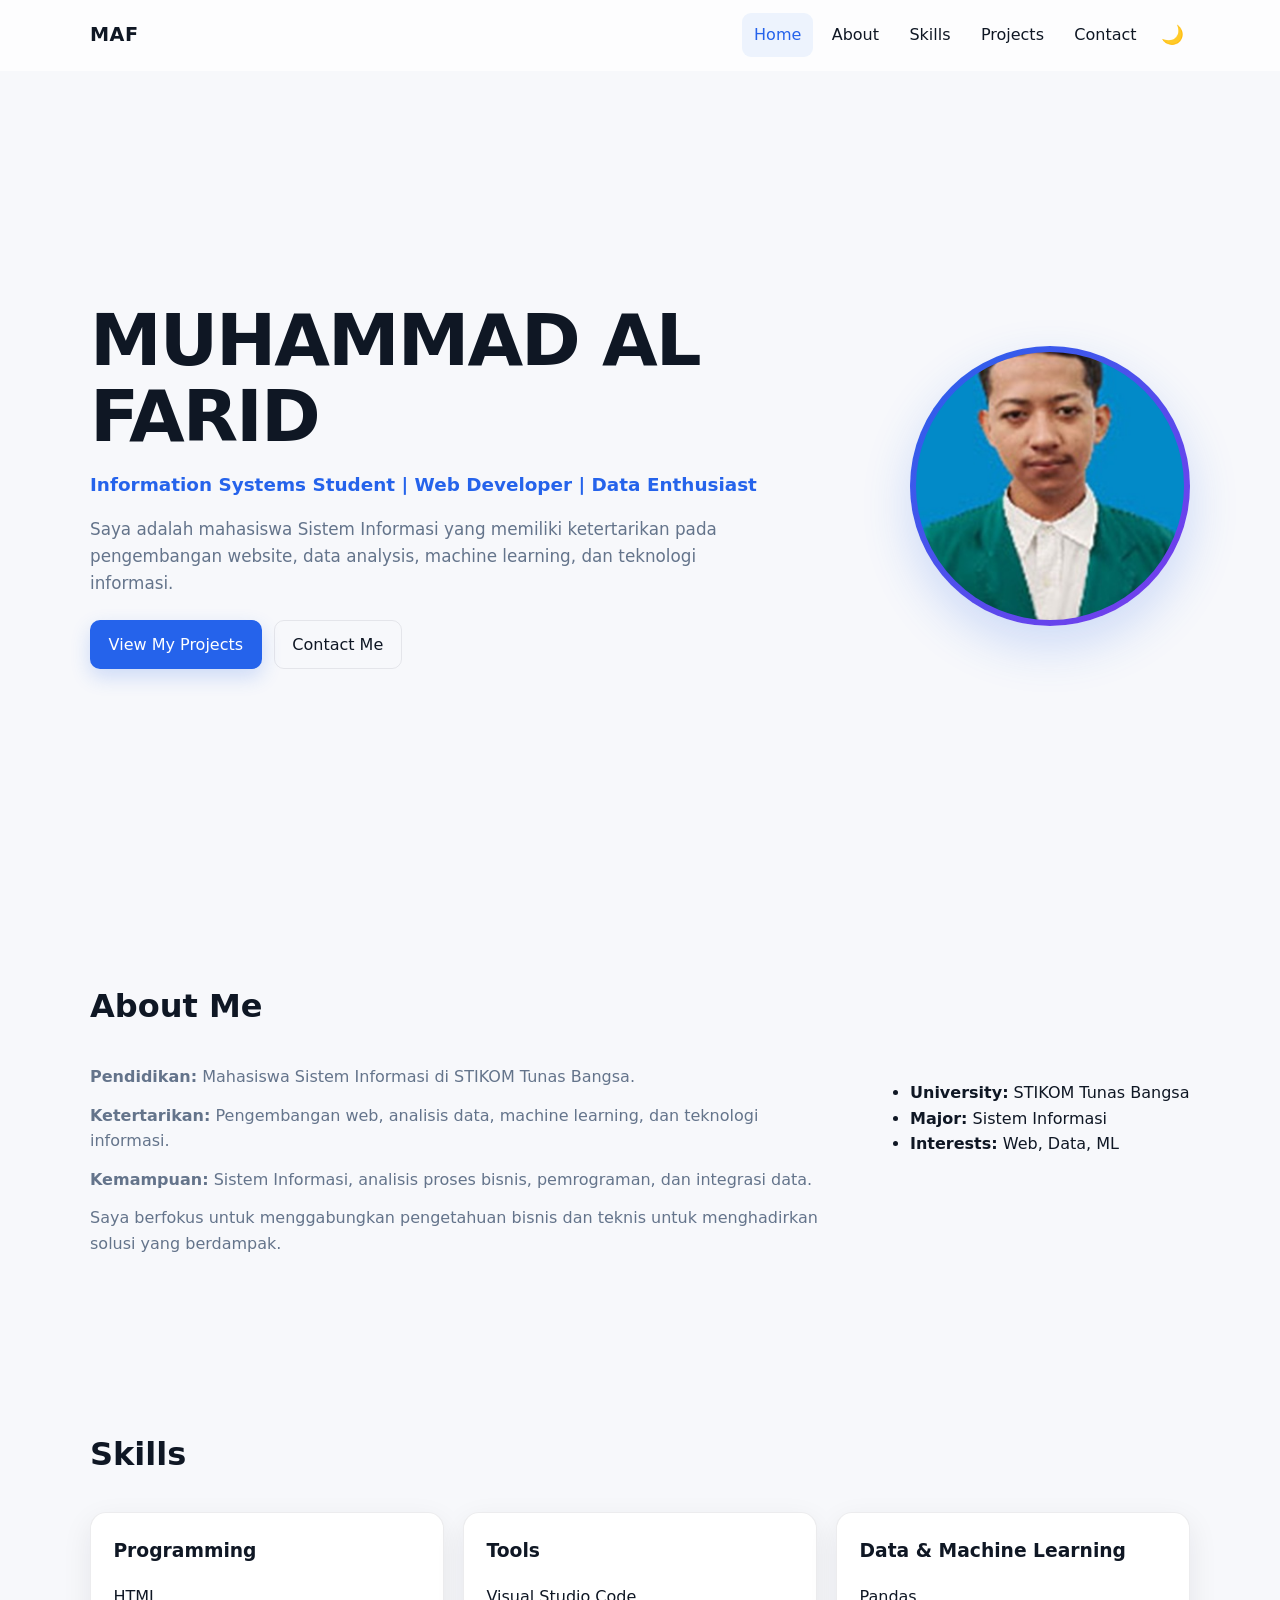
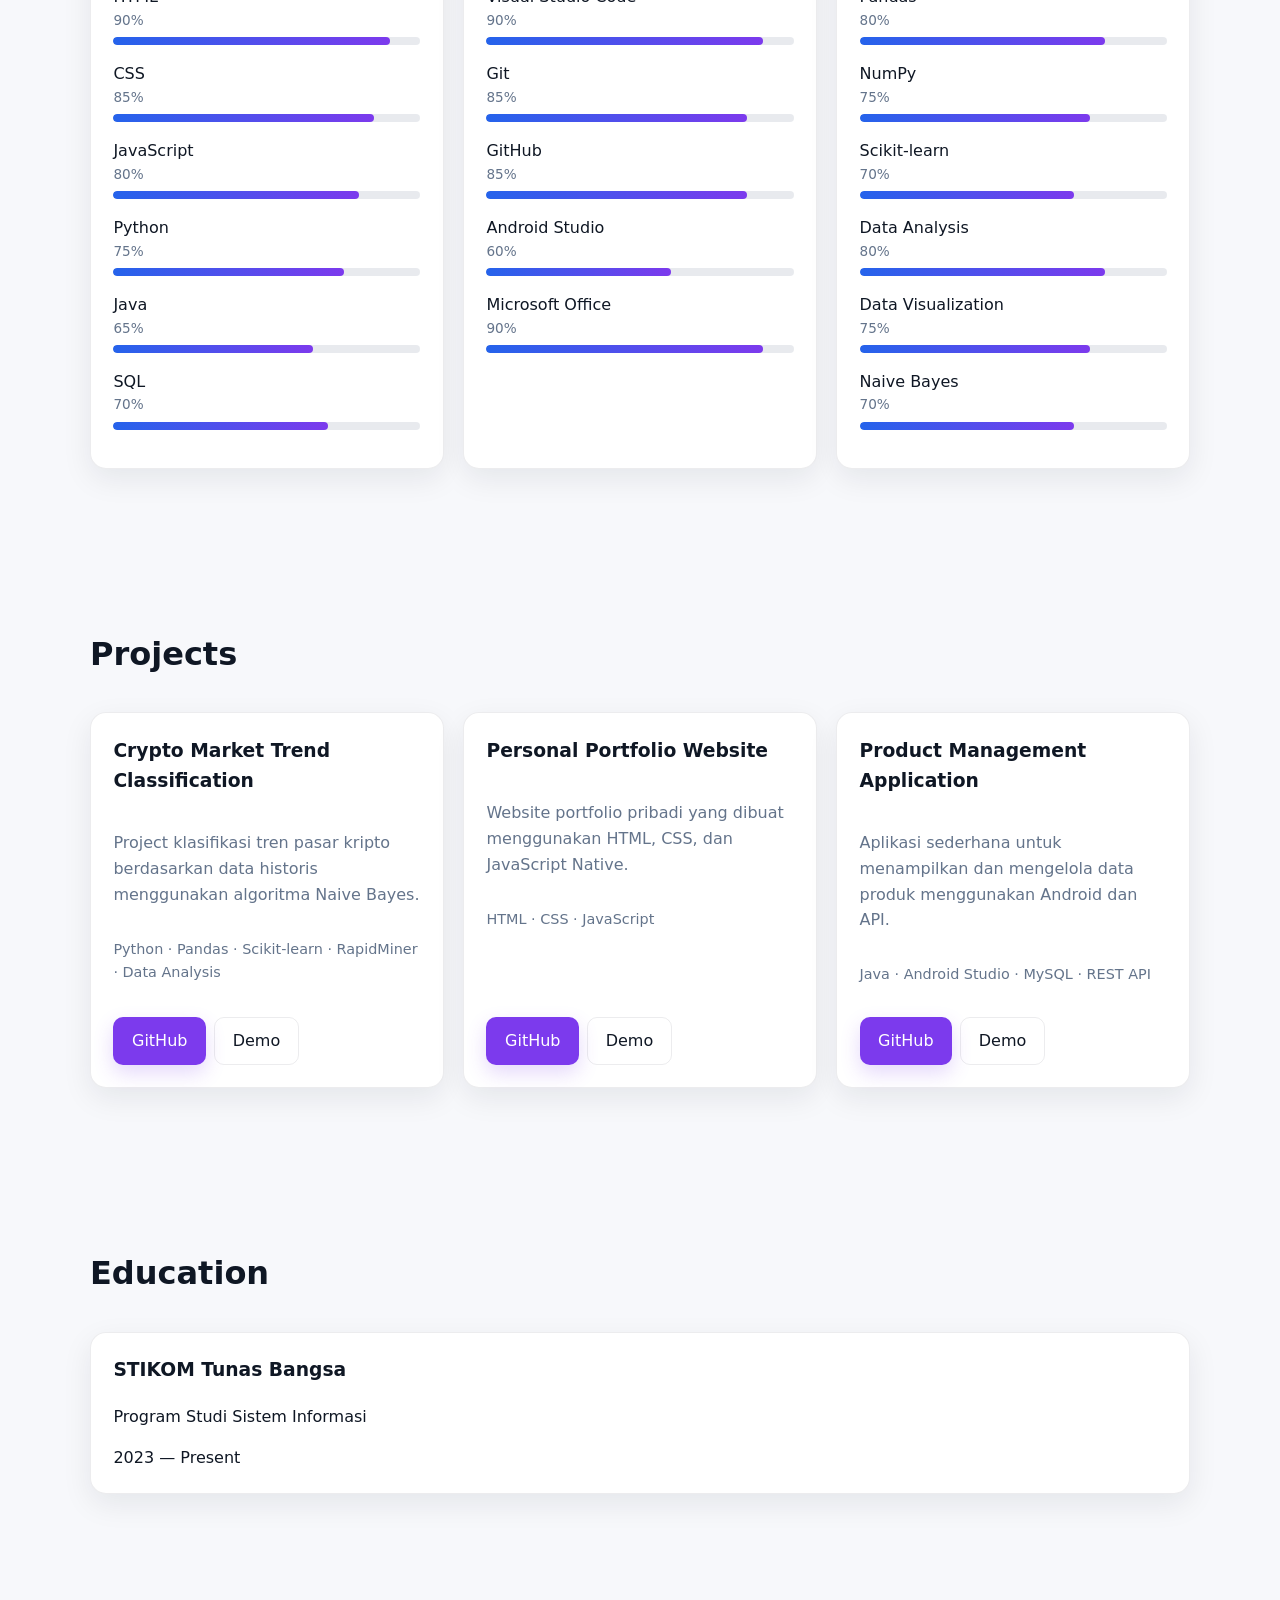
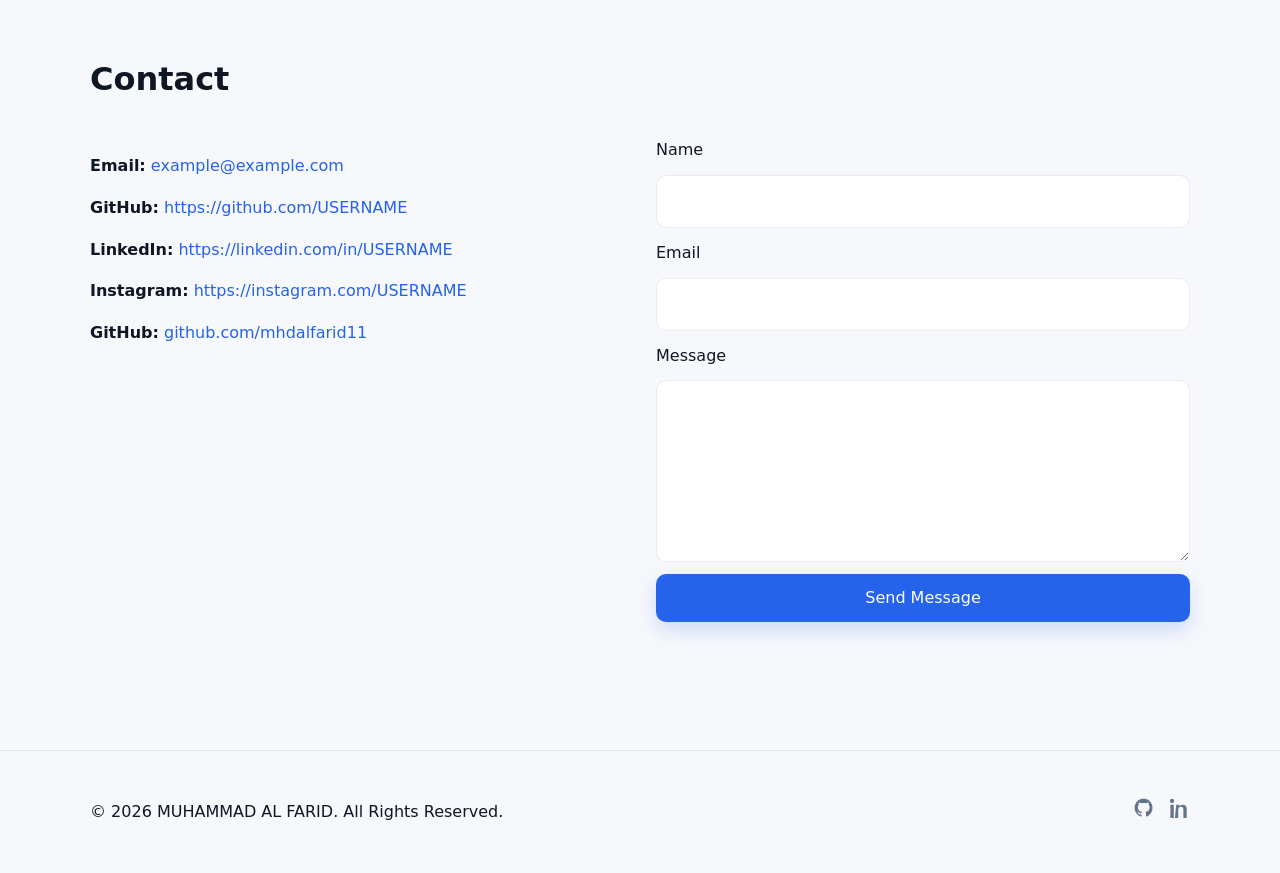
<file: index.html>
<!doctype html>
<html lang="id">
<head>
  <meta charset="UTF-8">

  <meta name="viewport" content="width=device-width, initial-scale=1.0">

  <!-- Primary SEO -->
  <title>Muhammad Al Farid | Information Systems Student & Web Developer</title>

  <meta name="description"
    content="Portfolio resmi Muhammad Al Farid, mahasiswa Sistem Informasi dan Web Developer dengan minat pada pengembangan web, data analysis, machine learning, dan teknologi informasi.">

  <meta name="keywords"
    content="Muhammad Al Farid, Sistem Informasi, Information Systems, Web Developer, Web Development, HTML, CSS, JavaScript, Python, Data Analysis, Machine Learning, Naive Bayes, Portfolio">

  <meta name="author" content="Muhammad Al Farid">

  <meta name="robots" content="index, follow">

  <!-- Canonical URL -->
  <link rel="canonical" href="https://mhdalfarid11.github.io/portfolio/">

  <!-- Theme Color -->
  <meta name="theme-color" content="#1f6feb">

  <!-- Favicon -->
  <link rel="icon" type="image/svg+xml" href="assets/favicon.svg">

  <!-- Open Graph / Facebook / WhatsApp -->
  <meta property="og:type" content="website">

  <meta property="og:title" content="Muhammad Al Farid | Information Systems Student & Web Developer">

  <meta property="og:description"
    content="Portfolio Muhammad Al Farid — Mahasiswa Sistem Informasi, Web Developer, dan Data Enthusiast.">

  <meta property="og:url" content="https://mhdalfarid11.github.io/portfolio/">

  <meta property="og:site_name" content="Muhammad Al Farid Portfolio">

  <meta property="og:locale" content="id_ID">

  <meta property="og:image" content="https://mhdalfarid11.github.io/portfolio/assets/profile.jpg">

  <meta property="og:image:alt" content="Foto profil Muhammad Al Farid">

  <meta property="og:image:type" content="image/jpeg">

  <!-- Twitter / X Card -->
  <meta name="twitter:card" content="summary_large_image">

  <meta name="twitter:title" content="Muhammad Al Farid | Portfolio">
  <meta name="twitter:description"
    content="Portfolio Muhammad Al Farid — Information Systems Student, Web Developer, dan Data Enthusiast.">

  <meta name="twitter:image" content="https://mhdalfarid11.github.io/portfolio/assets/profile.jpg">

  <meta name="twitter:image:alt" content="Foto profil Muhammad Al Farid">

  <!-- Stylesheet -->
  <link rel="stylesheet" href="style.css">
</head>
<body>
  <header class="site-header" id="header">
    <nav class="nav container" id="nav">
      <a href="#home" class="logo">MAF</a>
      <button class="nav-toggle" id="nav-toggle" aria-label="Toggle navigation" aria-expanded="false">
        <span class="hamburger"></span>
      </button>
      <ul class="nav-list" id="nav-list">
        <li><a href="#home" class="nav-link">Home</a></li>
        <li><a href="#about" class="nav-link">About</a></li>
        <li><a href="#skills" class="nav-link">Skills</a></li>
        <li><a href="#projects" class="nav-link">Projects</a></li>
        <li><a href="#contact" class="nav-link">Contact</a></li>
        <li><button id="theme-toggle" class="btn-icon" aria-pressed="false" title="Toggle dark mode">🌙</button></li>
      </ul>
    </nav>
  </header>

  <main>
    <!-- Hero -->
    <section id="home" class="hero container">
      <div class="hero-content">
        <h1>MUHAMMAD AL FARID</h1>
        <p class="hero-sub">Information Systems Student | Web Developer | Data Enthusiast</p>
        <p class="hero-desc">Saya adalah mahasiswa Sistem Informasi yang memiliki ketertarikan pada pengembangan website, data analysis, machine learning, dan teknologi informasi.</p>
        <div class="hero-cta">
          <a href="#projects" class="btn primary">View My Projects</a>
          <a href="#contact" class="btn ghost">Contact Me</a>
        </div>
      </div>
    <div class="hero-image">
      <picture>
        <img src="assets/profile.jpg" alt="Foto profil Muhammad Al Farid" id="profile-img" width="280" height="280"
          loading="eager" decoding="async">
      </picture>
    </div>
    </section>

    <!-- About -->
    <section id="about" class="about container">
      <h2>About Me</h2>
      <div class="about-grid">
        <div class="about-text">
          <p><strong>Pendidikan:</strong> Mahasiswa Sistem Informasi di STIKOM Tunas Bangsa.</p>
          <p><strong>Ketertarikan:</strong> Pengembangan web, analisis data, machine learning, dan teknologi informasi.</p>
          <p><strong>Kemampuan:</strong> Sistem Informasi, analisis proses bisnis, pemrograman, dan integrasi data.</p>
          <p>Saya berfokus untuk menggabungkan pengetahuan bisnis dan teknis untuk menghadirkan solusi yang berdampak.</p>
        </div>
        <div class="about-stats">
          <ul>
            <li><strong>University:</strong> STIKOM Tunas Bangsa</li>
            <li><strong>Major:</strong> Sistem Informasi</li>
            <li><strong>Interests:</strong> Web, Data, ML</li>
          </ul>
        </div>
      </div>
    </section>

    <!-- Skills -->
    <section id="skills" class="skills container">
      <h2>Skills</h2>
      <div class="skills-grid">
        <div class="skill-card">
          <h3>Programming</h3>
          <ul class="skill-list">
            <li>HTML <span class="level">90%</span><div class="bar"><div style="--w:90%"></div></div></li>
            <li>CSS <span class="level">85%</span><div class="bar"><div style="--w:85%"></div></div></li>
            <li>JavaScript <span class="level">80%</span><div class="bar"><div style="--w:80%"></div></div></li>
            <li>Python <span class="level">75%</span><div class="bar"><div style="--w:75%"></div></div></li>
            <li>Java <span class="level">65%</span><div class="bar"><div style="--w:65%"></div></div></li>
            <li>SQL <span class="level">70%</span><div class="bar"><div style="--w:70%"></div></div></li>
          </ul>
        </div>
        <div class="skill-card">
          <h3>Tools</h3>
          <ul class="skill-list">
            <li>Visual Studio Code <span class="level">90%</span><div class="bar"><div style="--w:90%"></div></div></li>
            <li>Git <span class="level">85%</span><div class="bar"><div style="--w:85%"></div></div></li>
            <li>GitHub <span class="level">85%</span><div class="bar"><div style="--w:85%"></div></div></li>
            <li>Android Studio <span class="level">60%</span><div class="bar"><div style="--w:60%"></div></div></li>
            <li>Microsoft Office <span class="level">90%</span><div class="bar"><div style="--w:90%"></div></div></li>
          </ul>
        </div>
        <div class="skill-card">
          <h3>Data & Machine Learning</h3>
          <ul class="skill-list">
            <li>Pandas <span class="level">80%</span><div class="bar"><div style="--w:80%"></div></div></li>
            <li>NumPy <span class="level">75%</span><div class="bar"><div style="--w:75%"></div></div></li>
            <li>Scikit-learn <span class="level">70%</span><div class="bar"><div style="--w:70%"></div></div></li>
            <li>Data Analysis <span class="level">80%</span><div class="bar"><div style="--w:80%"></div></div></li>
            <li>Data Visualization <span class="level">75%</span><div class="bar"><div style="--w:75%"></div></div></li>
            <li>Naive Bayes <span class="level">70%</span><div class="bar"><div style="--w:70%"></div></div></li>
          </ul>
        </div>
      </div>
    </section>

    <!-- Projects -->
    <section id="projects" class="projects container">
      <h2>Projects</h2>
      <div class="projects-grid">
        <article class="project-card">
          <h3>Crypto Market Trend Classification</h3>
          <p>Project klasifikasi tren pasar kripto berdasarkan data historis menggunakan algoritma Naive Bayes.</p>
          <p class="tech">Python · Pandas · Scikit-learn · RapidMiner · Data Analysis</p>
          <div class="project-actions">
            <a href="#" class="btn secondary">GitHub</a>
            <a href="#" class="btn ghost">Demo</a>
          </div>
        </article>

        <article class="project-card">
          <h3>Personal Portfolio Website</h3>
          <p>Website portfolio pribadi yang dibuat menggunakan HTML, CSS, dan JavaScript Native.</p>
          <p class="tech">HTML · CSS · JavaScript</p>
          <div class="project-actions">
            <a href="#" class="btn secondary">GitHub</a>
            <a href="#" class="btn ghost">Demo</a>
          </div>
        </article>

        <article class="project-card">
          <h3>Product Management Application</h3>
          <p>Aplikasi sederhana untuk menampilkan dan mengelola data produk menggunakan Android dan API.</p>
          <p class="tech">Java · Android Studio · MySQL · REST API</p>
          <div class="project-actions">
            <a href="#" class="btn secondary">GitHub</a>
            <a href="#" class="btn ghost">Demo</a>
          </div>
        </article>
      </div>
    </section>

    <!-- Education -->
    <section id="education" class="education container">
      <h2>Education</h2>
      <div class="timeline">
        <div class="timeline-item">
          <h3>STIKOM Tunas Bangsa</h3>
          <p>Program Studi Sistem Informasi</p>
          <time>2023 — Present</time>
        </div>
      </div>
    </section>

    <!-- Contact -->
    <section id="contact" class="contact container">
      <h2>Contact</h2>
      <div class="contact-grid">
        <div class="contact-info">
          <p><strong>Email:</strong> <a href="mailto:example@example.com">example@example.com</a></p>
          <p><strong>GitHub:</strong> <a href="#">https://github.com/USERNAME</a></p>
          <p><strong>LinkedIn:</strong> <a href="#">https://linkedin.com/in/USERNAME</a></p>
          <p><strong>Instagram:</strong> <a href="#">https://instagram.com/USERNAME</a></p>
          <p>
            <strong>GitHub:</strong>
            <a href="https://github.com/mhdalfarid11" target="_blank" rel="noopener noreferrer">
              github.com/mhdalfarid11
            </a>
          </p>
        </div>
        <form id="contact-form" class="contact-form" novalidate>
          <label for="name">Name</label>
          <input type="text" id="name" name="name" required>

          <label for="email">Email</label>
          <input type="email" id="email" name="email" required>

          <label for="message">Message</label>
          <textarea id="message" name="message" rows="6" required></textarea>

          <button type="submit" class="btn primary">Send Message</button>
        </form>
      </div>
    </section>

  </main>

  <footer class="site-footer">
    <div class="container footer-inner">
      <p>© 2026 MUHAMMAD AL FARID. All Rights Reserved.</p>
      <div class="socials">
        <a href="#" aria-label="GitHub"><!-- GitHub SVG -->
          <svg width="20" height="20" viewBox="0 0 24 24" fill="currentColor" aria-hidden="true"><path d="M12 .5C5.73.5.75 5.48.75 11.76c0 4.86 3.16 8.98 7.55 10.44.55.1.75-.24.75-.53 0-.26-.01-.95-.01-1.86-3.07.67-3.72-1.48-3.72-1.48-.5-1.27-1.22-1.61-1.22-1.61-.99-.68.08-.66.08-.66 1.09.08 1.66 1.12 1.66 1.12.97 1.66 2.55 1.18 3.17.9.1-.7.38-1.18.69-1.45-2.45-.28-5.02-1.22-5.02-5.44 0-1.2.43-2.18 1.13-2.95-.11-.28-.49-1.4.11-2.92 0 0 .92-.29 3.02 1.12.88-.25 1.82-.38 2.76-.38.94 0 1.88.13 2.76.38 2.1-1.41 3.02-1.12 3.02-1.12.6 1.52.22 2.64.11 2.92.7.77 1.13 1.75 1.13 2.95 0 4.23-2.57 5.15-5.02 5.42.39.34.73 1.01.73 2.03 0 1.47-.01 2.66-.01 3.02 0 .29.2.64.76.53C19.09 20.74 22.25 16.62 22.25 11.76 22.25 5.48 17.27.5 11 .5z"></path></svg>
        </a>
        <a href="#" aria-label="LinkedIn">
          <svg width="20" height="20" viewBox="0 0 24 24" fill="currentColor" aria-hidden="true"><path d="M4.98 3.5C4.98 4.88 3.88 6 2.5 6S0 4.88 0 3.5 1.12 1 2.5 1s2.48 1.12 2.48 2.5zM.5 8h4V24h-4zM7.5 8h3.84v2.2h.05c.54-1.02 1.86-2.1 3.83-2.1 4.09 0 4.84 2.69 4.84 6.18V24h-4V15.3c0-2.07-.04-4.73-2.88-4.73-2.9 0-3.34 2.26-3.34 4.59V24h-4z"></path></svg>
        </a>
      </div>
    </div>
  </footer>

  <button id="back-to-top" class="back-to-top" aria-label="Back to top">↑</button>

  <script src="script.js" defer></script>
</body>
</html>
</file>
<file: style.css>
/* =====================================================
   PORTFOLIO - MUHAMMAD AL FARID
   Native HTML + CSS + JavaScript
===================================================== */

:root {
  --bg: #f7f8fb;
  --card: #ffffff;
  --text: #0f1724;
  --muted: #64748b;
  --primary: #2563eb;
  --accent: #7c3aed;
  --border: rgba(15, 23, 42, 0.08);
  --glass: rgba(255, 255, 255, 0.75);
  --shadow: 0 10px 30px rgba(15, 23, 42, 0.08);
  --radius: 16px;
}

[data-theme="dark"] {
  --bg: #080f1d;
  --card: #0f172a;
  --text: #e5edf8;
  --muted: #94a3b8;
  --primary: #3b82f6;
  --accent: #8b5cf6;
  --border: rgba(255, 255, 255, 0.08);
  --glass: rgba(15, 23, 42, 0.82);
  --shadow: 0 15px 40px rgba(0, 0, 0, 0.25);
}

/* =====================================================
   RESET
===================================================== */

* {
  box-sizing: border-box;
}

html {
  scroll-behavior: smooth;
  scroll-padding-top: 80px;
}

body {
  margin: 0;
  font-family:
    Inter,
    ui-sans-serif,
    system-ui,
    -apple-system,
    BlinkMacSystemFont,
    "Segoe UI",
    Roboto,
    Arial,
    sans-serif;

  background: var(--bg);
  color: var(--text);
  line-height: 1.6;

  -webkit-font-smoothing: antialiased;
  transition:
    background 0.3s ease,
    color 0.3s ease;
}

img {
  max-width: 100%;
}

a {
  color: inherit;
}

button,
input,
textarea {
  font: inherit;
}

.container {
  width: min(1100px, calc(100% - 40px));
  margin: 0 auto;
}

/* =====================================================
   HEADER
===================================================== */

.site-header {
  position: sticky;
  top: 0;
  z-index: 100;

  background: var(--glass);
  backdrop-filter: blur(12px);
  -webkit-backdrop-filter: blur(12px);

  border-bottom: 1px solid transparent;

  transition:
    background 0.3s ease,
    box-shadow 0.3s ease,
    border-color 0.3s ease;
}

.site-header.scrolled {
  border-bottom-color: var(--border);
  box-shadow: 0 5px 20px rgba(0, 0, 0, 0.08);
}

.nav {
  min-height: 70px;

  display: flex;
  align-items: center;
  justify-content: space-between;
}

.logo {
  font-size: 1.2rem;
  font-weight: 800;
  text-decoration: none;
  letter-spacing: 0.5px;
}

.nav-list {
  display: flex;
  align-items: center;
  gap: 0.4rem;

  list-style: none;
  margin: 0;
  padding: 0;
}

.nav-link {
  position: relative;

  display: block;

  padding: 0.55rem 0.75rem;

  color: var(--text);
  text-decoration: none;

  border-radius: 9px;

  transition:
    color 0.25s ease,
    background 0.25s ease;
}

.nav-link:hover,
.nav-link.active {
  color: var(--primary);
  background: rgba(37, 99, 235, 0.07);
}

.nav-toggle {
  display: none;

  background: transparent;
  border: 0;

  cursor: pointer;
}

.hamburger {
  display: block;

  width: 27px;
  height: 2px;

  position: relative;

  background: var(--text);
}

.hamburger::before,
.hamburger::after {
  content: "";

  position: absolute;
  left: 0;

  width: 27px;
  height: 2px;

  background: var(--text);
}

.hamburger::before {
  top: -8px;
}

.hamburger::after {
  top: 8px;
}

/* =====================================================
   HERO
===================================================== */

.hero {
  min-height: calc(100vh - 70px);

  display: flex;
  align-items: center;
  justify-content: space-between;

  gap: 4rem;

  padding: 5rem 0;
}

.hero-content {
  flex: 1;
}

.hero h1 {
  margin: 0;

  font-size: clamp(2.2rem, 6vw, 4.5rem);
  line-height: 1.05;

  letter-spacing: -2px;
}

.hero-sub {
  margin: 1rem 0 0;

  color: var(--primary);

  font-size: 1.15rem;
  font-weight: 600;
}

.hero-desc {
  max-width: 650px;

  margin: 1rem 0 0;

  color: var(--muted);

  font-size: 1.05rem;
}

.hero-cta {
  display: flex;
  flex-wrap: wrap;

  gap: 0.75rem;

  margin-top: 1.5rem;
}

/* =====================================================
   PROFILE IMAGE
===================================================== */

.hero-image {
  flex: 0 0 280px;

  width: 280px;
  height: 280px;

  padding: 6px;

  border-radius: 50%;

  background:
    linear-gradient(135deg,
      var(--primary),
      var(--accent));

  box-shadow:
    0 20px 50px rgba(37, 99, 235, 0.2);

  animation: profileFloat 5s ease-in-out infinite;
}

.hero-image img {
  display: block;

  width: 100%;
  height: 100%;

  object-fit: cover;

  border-radius: 50%;

  background: var(--card);
}

@keyframes profileFloat {

  0%,
  100% {
    transform: translateY(0);
  }

  50% {
    transform: translateY(-10px);
  }
}

/* =====================================================
   BUTTON
===================================================== */

.btn {
  display: inline-flex;
  align-items: center;
  justify-content: center;

  min-height: 44px;

  padding: 0.65rem 1.1rem;

  border-radius: 10px;

  text-decoration: none;

  cursor: pointer;

  border: 1px solid transparent;

  transition:
    transform 0.25s ease,
    box-shadow 0.25s ease,
    background 0.25s ease;
}

.btn:hover {
  transform: translateY(-2px);
}

.btn.primary {
  color: white;
  background: var(--primary);

  box-shadow:
    0 8px 20px rgba(37, 99, 235, 0.2);
}

.btn.secondary {
  color: white;
  background: var(--accent);

  box-shadow:
    0 8px 20px rgba(124, 58, 237, 0.2);
}

.btn.ghost {
  color: var(--text);

  background: transparent;

  border-color: var(--border);
}

.btn-icon {
  border: 0;

  background: transparent;

  cursor: pointer;

  font-size: 1.15rem;
}

/* =====================================================
   SECTION
===================================================== */

section {
  padding: 5rem 0;
}

section h2 {
  margin-top: 0;
  margin-bottom: 2rem;

  font-size: 2rem;
}

/* =====================================================
   ABOUT
===================================================== */

.about-grid {
  display: grid;

  grid-template-columns: 1fr 320px;

  gap: 2rem;
}

.about-text p {
  margin-top: 0;
  margin-bottom: 0.8rem;

  color: var(--muted);
}

.about-card {
  background: var(--card);

  border: 1px solid var(--border);

  border-radius: var(--radius);

  padding: 1.5rem;

  box-shadow: var(--shadow);
}

.about-card ul {
  list-style: none;

  padding: 0;
  margin: 0;
}

.about-card li {
  padding: 0.65rem 0;

  border-bottom: 1px solid var(--border);
}

.about-card li:last-child {
  border-bottom: 0;
}

/* =====================================================
   SKILLS
===================================================== */

.skills-grid {
  display: grid;

  grid-template-columns:
    repeat(3, 1fr);

  gap: 1.2rem;
}

.skill-card {
  background: var(--card);

  border: 1px solid var(--border);

  border-radius: var(--radius);

  padding: 1.4rem;

  box-shadow: var(--shadow);

  transition:
    transform 0.3s ease,
    box-shadow 0.3s ease;
}

.skill-card:hover {
  transform: translateY(-6px);

  box-shadow:
    0 18px 40px rgba(15, 23, 42, 0.12);
}

.skill-card h3 {
  margin-top: 0;
}

.skill-list {
  list-style: none;

  margin: 0;
  padding: 0;
}

.skill-list li {
  margin-bottom: 1rem;
}

.skill-list .level {
  display: flex;
  justify-content: space-between;

  margin-bottom: 0.35rem;

  color: var(--muted);

  font-size: 0.85rem;
}

.bar {
  width: 100%;
  height: 8px;

  overflow: hidden;

  border-radius: 999px;

  background: rgba(100, 116, 139, 0.15);
}

.bar>div {
  height: 100%;

  width: var(--w, 60%);

  border-radius: inherit;

  background:
    linear-gradient(90deg,
      var(--primary),
      var(--accent));

  transition: width 1s ease;
}

/* =====================================================
   PROJECTS
===================================================== */

.projects-grid {
  display: grid;

  grid-template-columns:
    repeat(3, 1fr);

  gap: 1.2rem;
}

.project-card {
  display: flex;
  flex-direction: column;

  background: var(--card);

  border: 1px solid var(--border);

  border-radius: var(--radius);

  padding: 1.4rem;

  box-shadow: var(--shadow);

  transition:
    transform 0.3s ease,
    box-shadow 0.3s ease;
}

.project-card:hover {
  transform: translateY(-7px);

  box-shadow:
    0 20px 45px rgba(15, 23, 42, 0.13);
}

.project-card h3 {
  margin-top: 0;
}

.project-card p {
  color: var(--muted);
}

.project-actions {
  display: flex;

  flex-wrap: wrap;

  gap: 0.5rem;

  margin-top: auto;
  padding-top: 1rem;
}

.tech {
  color: var(--muted);

  font-size: 0.9rem;
}

/* =====================================================
   EDUCATION
===================================================== */

.timeline {
  display: flex;

  flex-direction: column;

  gap: 1rem;
}

.timeline-item {
  background: var(--card);

  border: 1px solid var(--border);

  border-radius: var(--radius);

  padding: 1.4rem;

  box-shadow: var(--shadow);
}

.timeline-item h3 {
  margin-top: 0;
}

/* =====================================================
   CONTACT
===================================================== */

.contact-grid {
  display: grid;

  grid-template-columns: 1fr 1fr;

  gap: 2rem;
}

.contact-info a {
  color: var(--primary);

  text-decoration: none;
}

.contact-info a:hover {
  text-decoration: underline;
}

.contact-form {
  display: flex;

  flex-direction: column;

  gap: 0.75rem;
}

.contact-form input,
.contact-form textarea {
  width: 100%;

  padding: 0.8rem 0.9rem;

  color: var(--text);

  background: var(--card);

  border: 1px solid var(--border);

  border-radius: 10px;

  outline: none;

  transition:
    border-color 0.25s ease,
    box-shadow 0.25s ease;
}

.contact-form input:focus,
.contact-form textarea:focus {
  border-color: var(--primary);

  box-shadow:
    0 0 0 3px rgba(37, 99, 235, 0.1);
}

/* =====================================================
   FOOTER
===================================================== */

.site-footer {
  margin-top: 3rem;

  padding: 2rem 0;

  border-top: 1px solid var(--border);
}

.footer-inner {
  display: flex;

  justify-content: space-between;

  align-items: center;

  gap: 1rem;
}

.socials a {
  margin-left: 0.7rem;

  color: var(--muted);

  text-decoration: none;

  transition: color 0.2s ease;
}

.socials a:hover {
  color: var(--primary);
}

/* =====================================================
   BACK TO TOP
===================================================== */

.back-to-top {
  position: fixed;

  right: 22px;
  bottom: 22px;

  width: 44px;
  height: 44px;

  display: none;

  align-items: center;
  justify-content: center;

  border: 0;

  border-radius: 50%;

  color: white;

  background: var(--primary);

  cursor: pointer;

  box-shadow:
    0 8px 25px rgba(37, 99, 235, 0.3);

  z-index: 50;
}

/* =====================================================
   PAGE LOAD ANIMATION
===================================================== */

body {
  animation: pageLoad 0.8s ease both;
}

@keyframes pageLoad {

  from {
    opacity: 0;
    transform: translateY(8px);
  }

  to {
    opacity: 1;
    transform: translateY(0);
  }
}

/* =====================================================
   SCROLL REVEAL
   IMPORTANT:
   Default = VISIBLE
   Jadi website tidak akan blank jika JS error.
===================================================== */

.scroll-reveal {
  opacity: 1;
  transform: translateY(0);
}

/* JS akan menambahkan .reveal-ready */
.js-reveal {
  opacity: 0;
  transform: translateY(35px);

  transition:
    opacity 0.7s ease,
    transform 0.7s ease;
}

.js-reveal.visible {
  opacity: 1;
  transform: translateY(0);
}

/* =====================================================
   RESPONSIVE TABLET
===================================================== */

@media (max-width: 1000px) {

  .skills-grid {
    grid-template-columns:
      repeat(2, 1fr);
  }

  .projects-grid {
    grid-template-columns:
      repeat(2, 1fr);
  }

  .about-grid {
    grid-template-columns: 1fr;
  }

  .hero {
    gap: 2rem;
  }
}

/* =====================================================
   RESPONSIVE MOBILE
===================================================== */

@media (max-width: 700px) {

  .container {
    width: min(100% - 28px, 1100px);
  }

  .nav-list {
    position: fixed;

    top: 70px;
    right: 14px;

    display: none;

    flex-direction: column;

    align-items: stretch;

    min-width: 180px;

    padding: 0.6rem;

    background: var(--card);

    border: 1px solid var(--border);

    border-radius: 12px;

    box-shadow: var(--shadow);
  }

  .nav-list.open {
    display: flex;
  }

  .nav-toggle {
    display: block;
  }

  .hero {
    min-height: auto;

    flex-direction: column-reverse;

    text-align: center;

    padding: 4rem 0;
  }

  .hero-image {
    width: 190px;
    height: 190px;
  }

  .hero-desc {
    margin-left: auto;
    margin-right: auto;
  }

  .hero-cta {
    justify-content: center;
  }

  .skills-grid,
  .projects-grid,
  .contact-grid {
    grid-template-columns: 1fr;
  }

  .footer-inner {
    flex-direction: column;

    text-align: center;
  }

  .socials a {
    margin: 0 0.4rem;
  }
}

/* =====================================================
   ACCESSIBILITY
===================================================== */

@media (prefers-reduced-motion: reduce) {

  *,
  *::before,
  *::after {
    scroll-behavior: auto !important;

    animation-duration: 0.01ms !important;
    animation-iteration-count: 1 !important;

    transition-duration: 0.01ms !important;
  }
}
</file>
